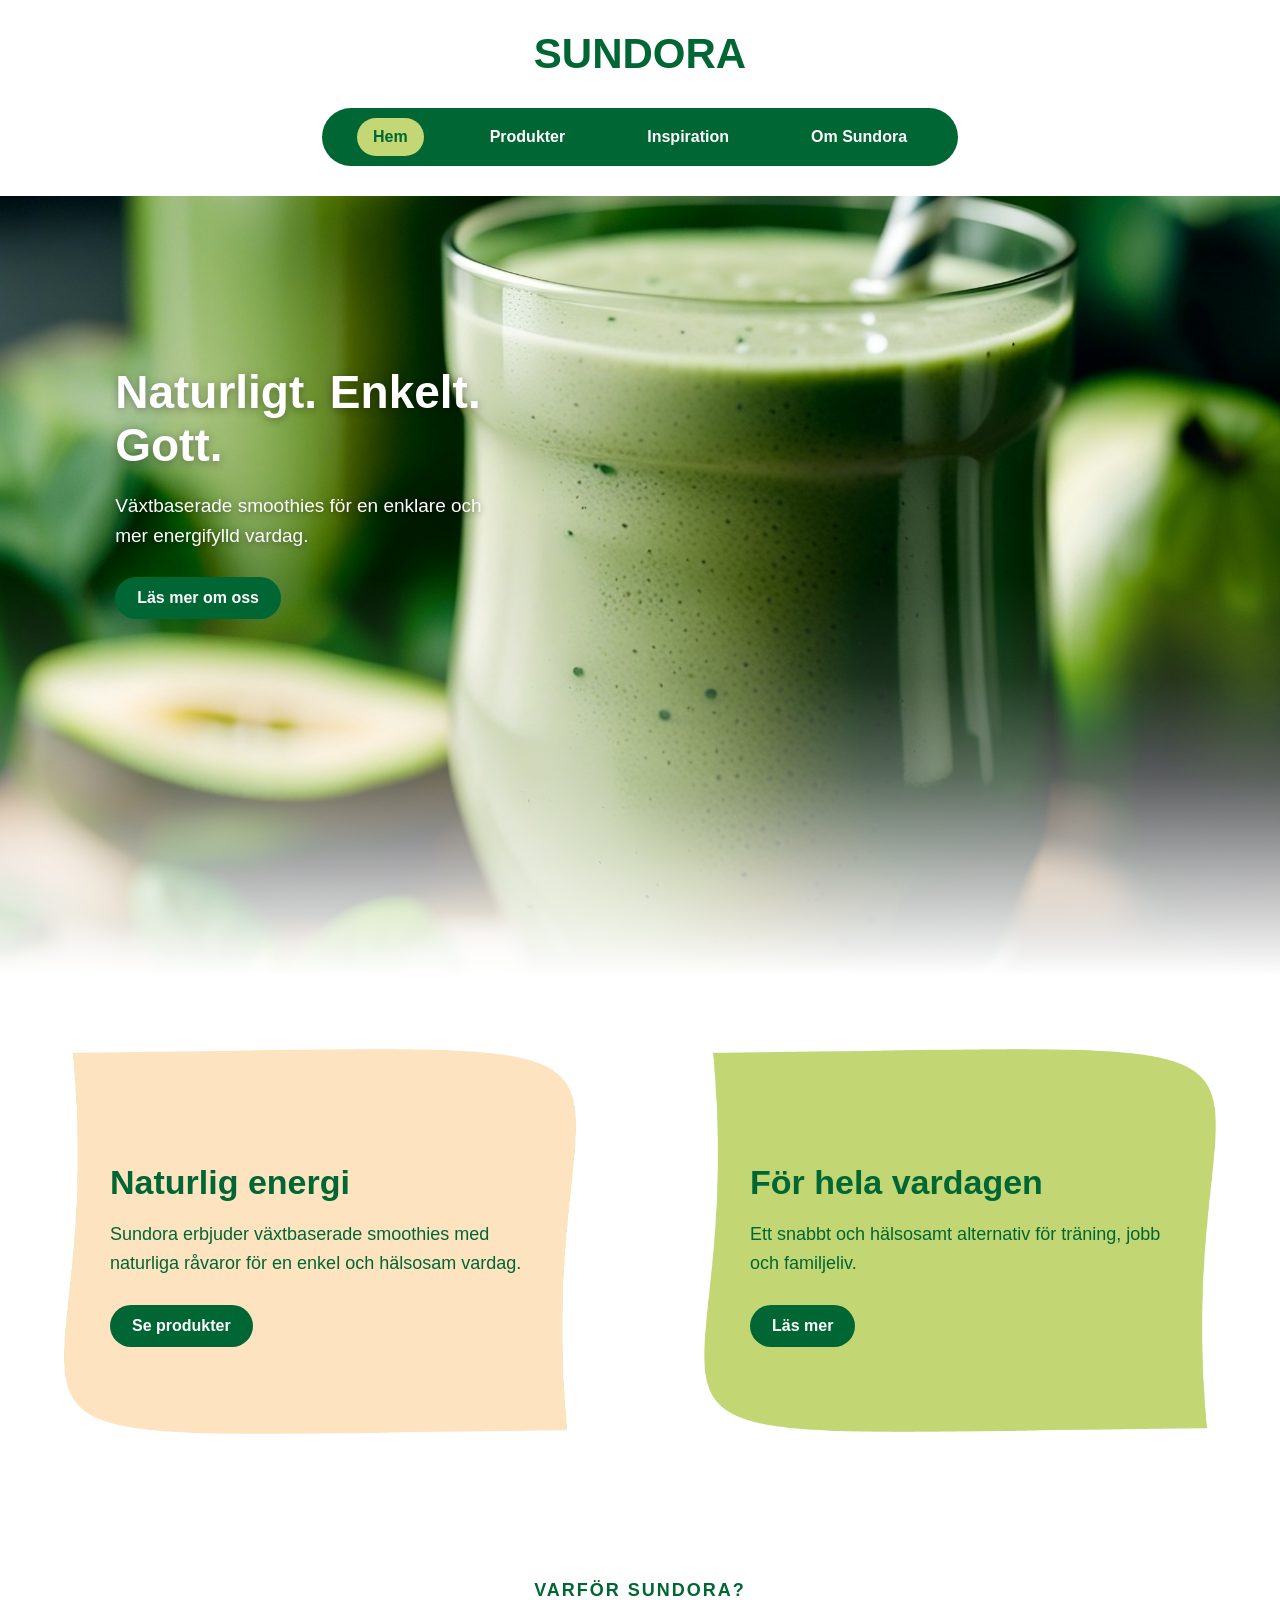
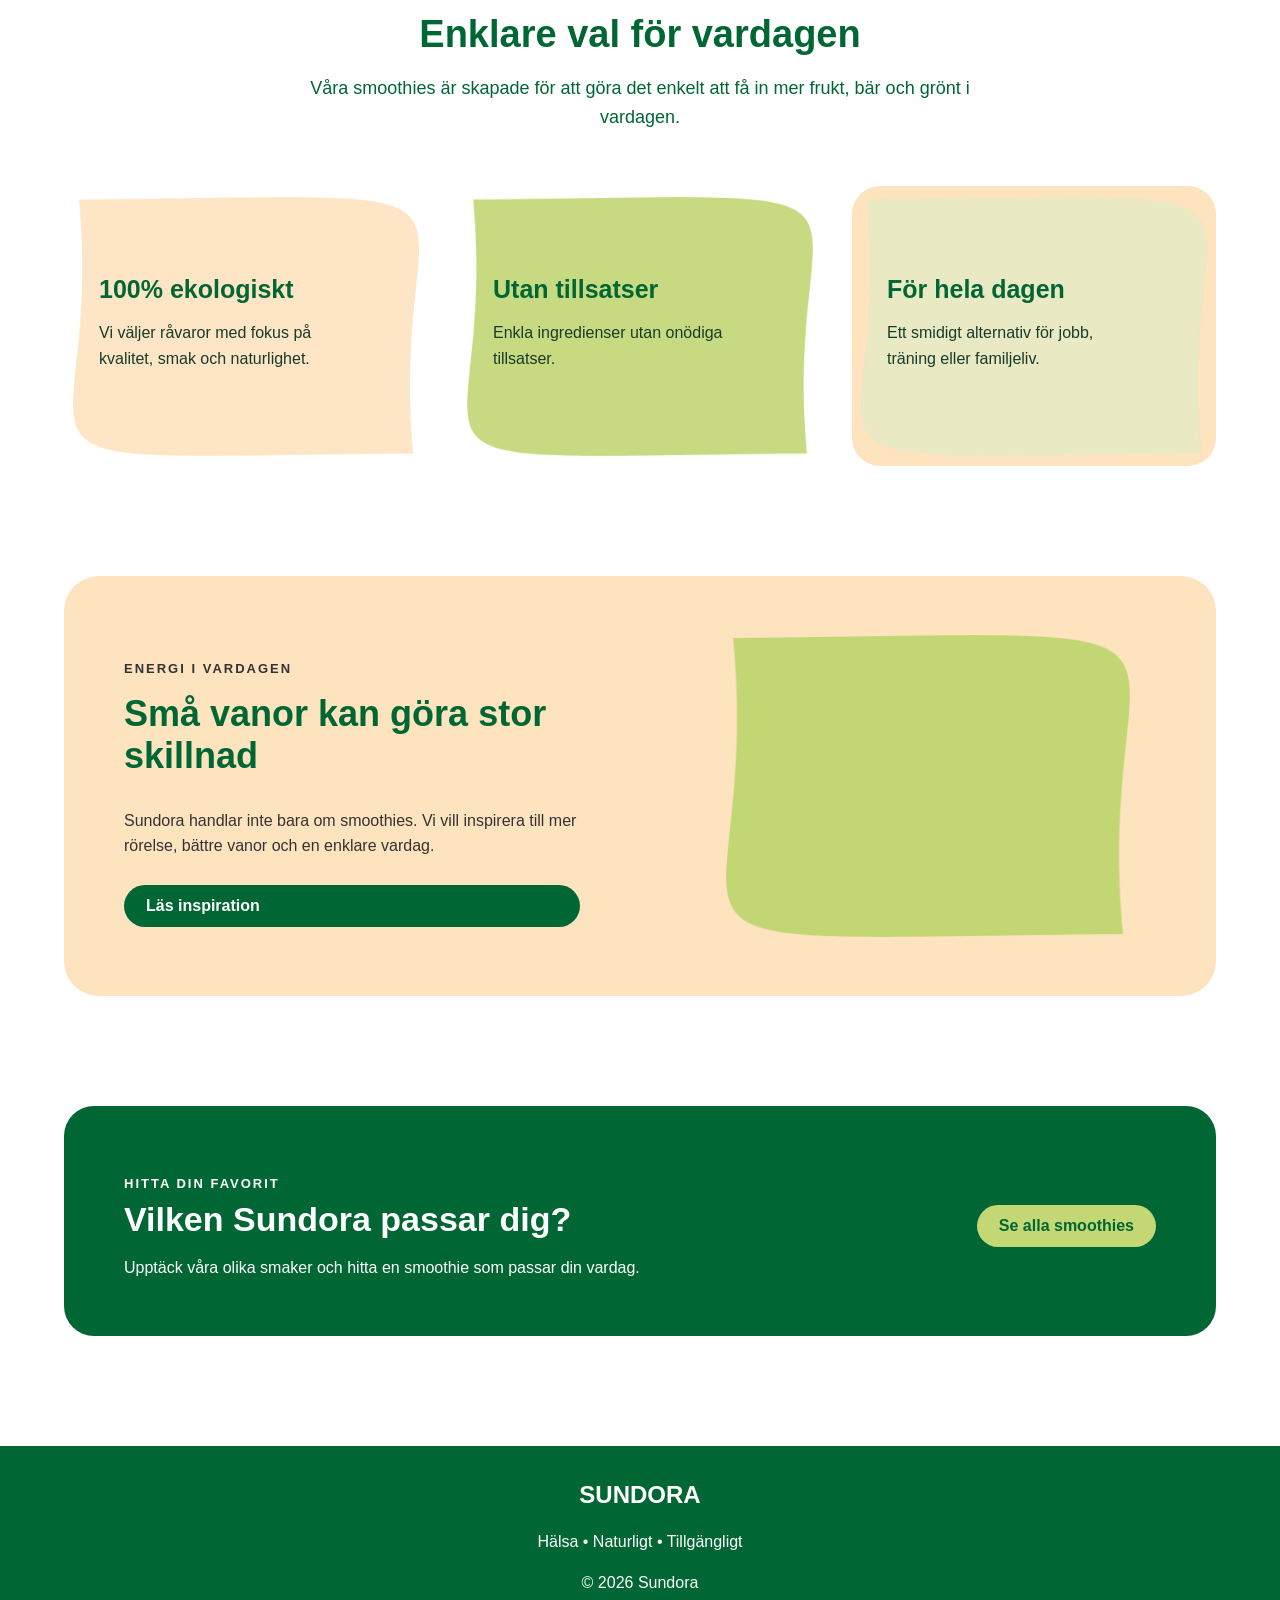
<file: index.html>
<!doctype html>
<html lang="sv">
  <head>
    <meta charset="UTF-8" />
    <meta name="viewport" content="width=device-width, initial-scale=1.0" />

    <title>Sundora</title>

    <link rel="stylesheet" href="CSS/main.css" />
  </head>

  <body>
    <!-- Header -->
    <header>
      <h1>SUNDORA</h1>
    </header>

    <!-- Navigation -->
    <nav>
      <a class="active" href="index.html">Hem</a>
      <a href="produkter.html">Produkter</a>
      <a href="inspiration.html">Inspiration</a>
      <a href="om.html">Om Sundora</a>
    </nav>

    <!-- Hero -->
    <section class="hero">
      <img
        src="Bilder/crafterchef-milkshake-8323288.jpg"
        alt="Smoothies och färska råvaror"
      />

      <div class="hero-content">
        <h2>Naturligt. Enkelt. Gott.</h2>

        <p>Växtbaserade smoothies för en enklare och mer energifylld vardag.</p>

        <a class="hero-button" href="om.html"> Läs mer om oss </a>
      </div>
    </section>

    <!-- Delade sektioner -->
    <main class="split reveal">
      <section class="left">
        <div class="content">
          <h2>Naturlig energi</h2>

          <p>
            Sundora erbjuder växtbaserade smoothies med naturliga råvaror för en
            enkel och hälsosam vardag.
          </p>

          <a class="button" href="produkter.html"> Se produkter </a>
        </div>
      </section>

      <section class="right">
        <div class="content">
          <h2>För hela vardagen</h2>

          <p>
            Ett snabbt och hälsosamt alternativ för träning, jobb och
            familjeliv.
          </p>

          <a class="button" href="inspiration.html"> Läs mer </a>
        </div>
      </section>
    </main>

    <!-- Varför Sundora -->
    <section class="why-section reveal">
      <div class="section-heading">
        <p class="small-title">VARFÖR SUNDORA?</p>

        <h2>Enklare val för vardagen</h2>

        <p>
          Våra smoothies är skapade för att göra det enkelt att få in mer frukt,
          bär och grönt i vardagen.
        </p>
      </div>

      <div class="why-grid">
        <article class="why-card why-one">
          <div class="card-background">
            <img src="Bilder/bakgrund_1.png" alt="" />
          </div>

          <div class="why-content">
            <h3>100% ekologiskt</h3>

            <p>
              Vi väljer råvaror med fokus på kvalitet, smak och naturlighet.
            </p>
          </div>
        </article>

        <article class="why-card why-two">
          <div class="card-background">
            <img src="Bilder/bakgrund_2.png" alt="" />
          </div>

          <div class="why-content">
            <h3>Utan tillsatser</h3>

            <p>Enkla ingredienser utan onödiga tillsatser.</p>
          </div>
        </article>

        <article class="why-card why-three">
          <div class="card-background">
            <img src="Bilder/bakgrund_1.png" alt="" />
          </div>

          <div class="why-content">
            <h3>För hela dagen</h3>

            <p>Ett smidigt alternativ för jobb, träning eller familjeliv.</p>
          </div>
        </article>
      </div>
    </section>

    <!-- Inspiration -->
    <section class="home-inspiration reveal">
      <div class="home-inspiration-text">
        <p class="small-title">ENERGI I VARDAGEN</p>

        <h2>Små vanor kan göra stor skillnad</h2>

        <p>
          Sundora handlar inte bara om smoothies. Vi vill inspirera till mer
          rörelse, bättre vanor och en enklare vardag.
        </p>

        <a class="button" href="inspiration.html"> Läs inspiration </a>
      </div>

      <div class="home-inspiration-graphic">
        <img src="Bilder/bakgrund_2.png" alt="" />
      </div>
    </section>

    <!-- CTA -->
    <section class="home-cta reveal">
      <div>
        <p class="small-title">HITTA DIN FAVORIT</p>

        <h2>Vilken Sundora passar dig?</h2>

        <p>
          Upptäck våra olika smaker och hitta en smoothie som passar din vardag.
        </p>
      </div>

      <a class="button" href="produkter.html"> Se alla smoothies </a>
    </section>

    <!-- Footer -->
    <footer>
      <h2>SUNDORA</h2>

      <p>Hälsa • Naturligt • Tillgängligt</p>

      <p>© 2026 Sundora</p>
    </footer>

    <script src="Javascript/main.js"></script>
  </body>
</html>
</file>
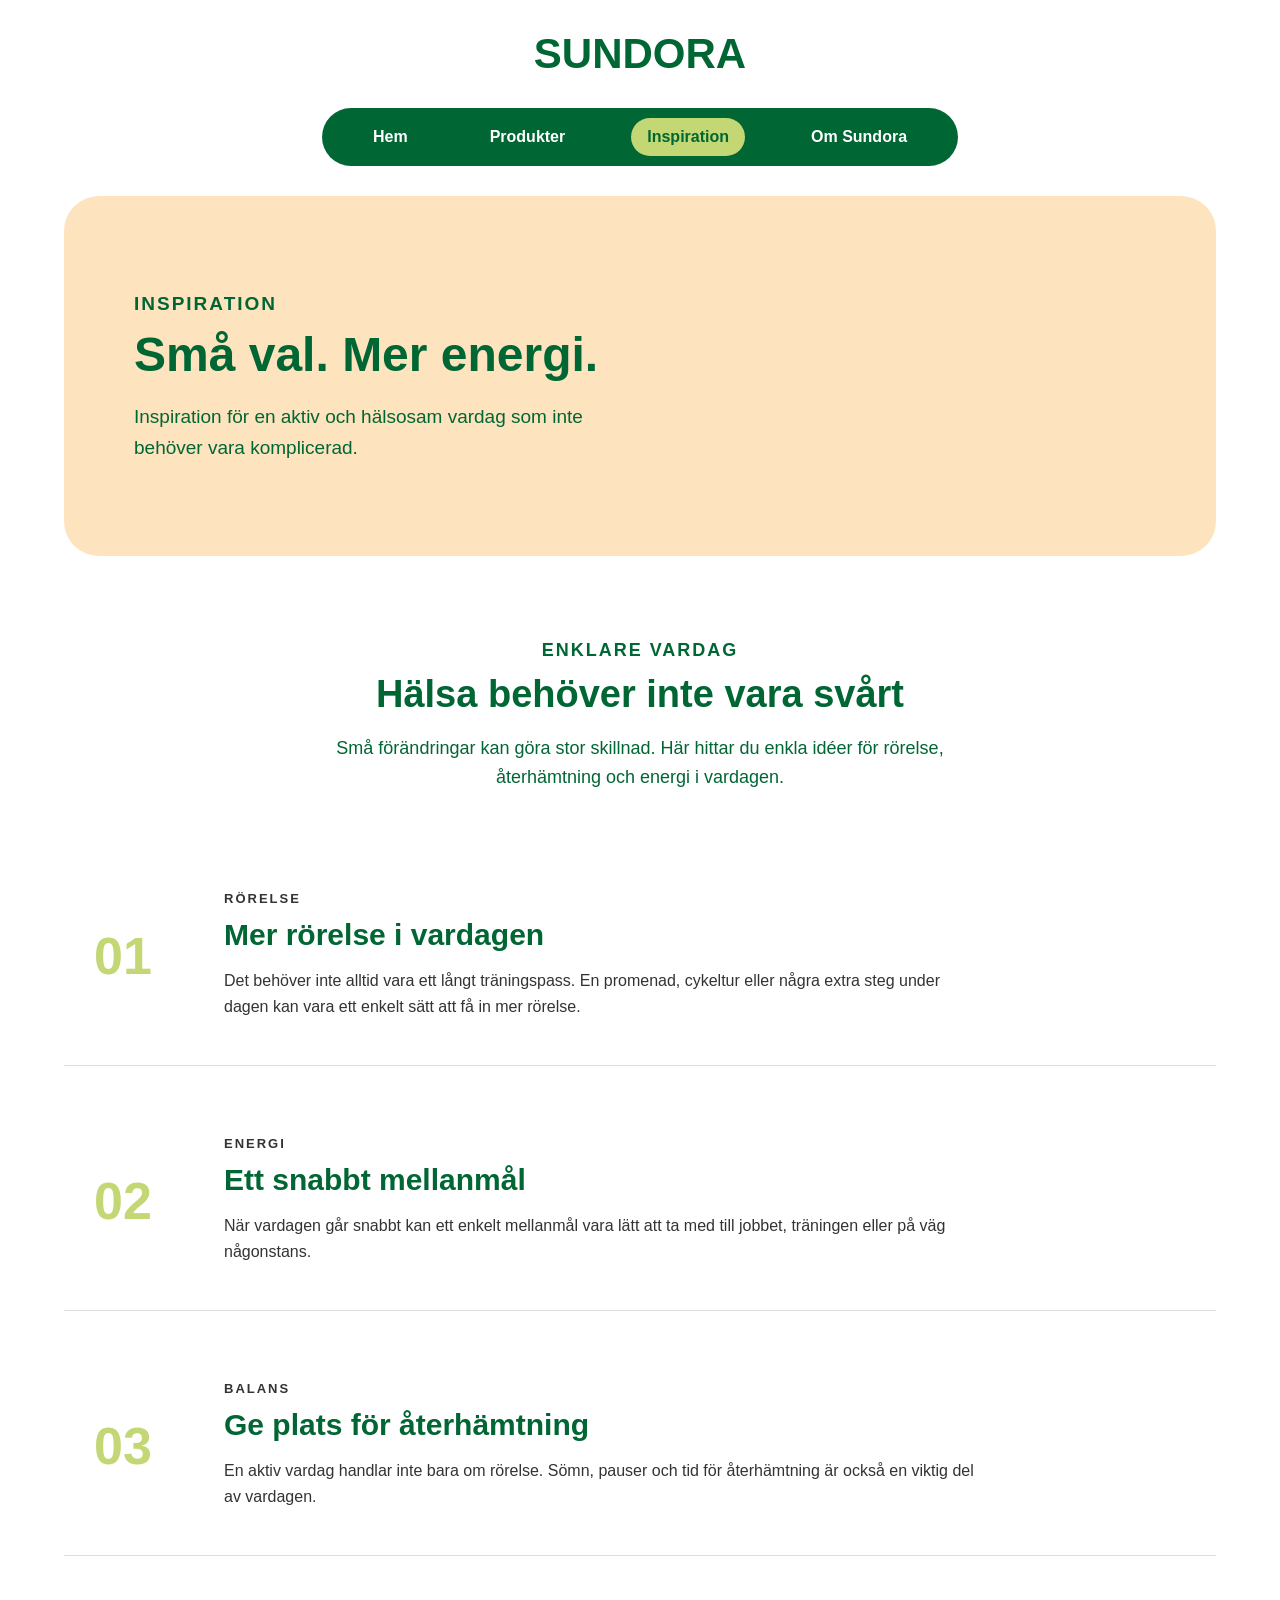
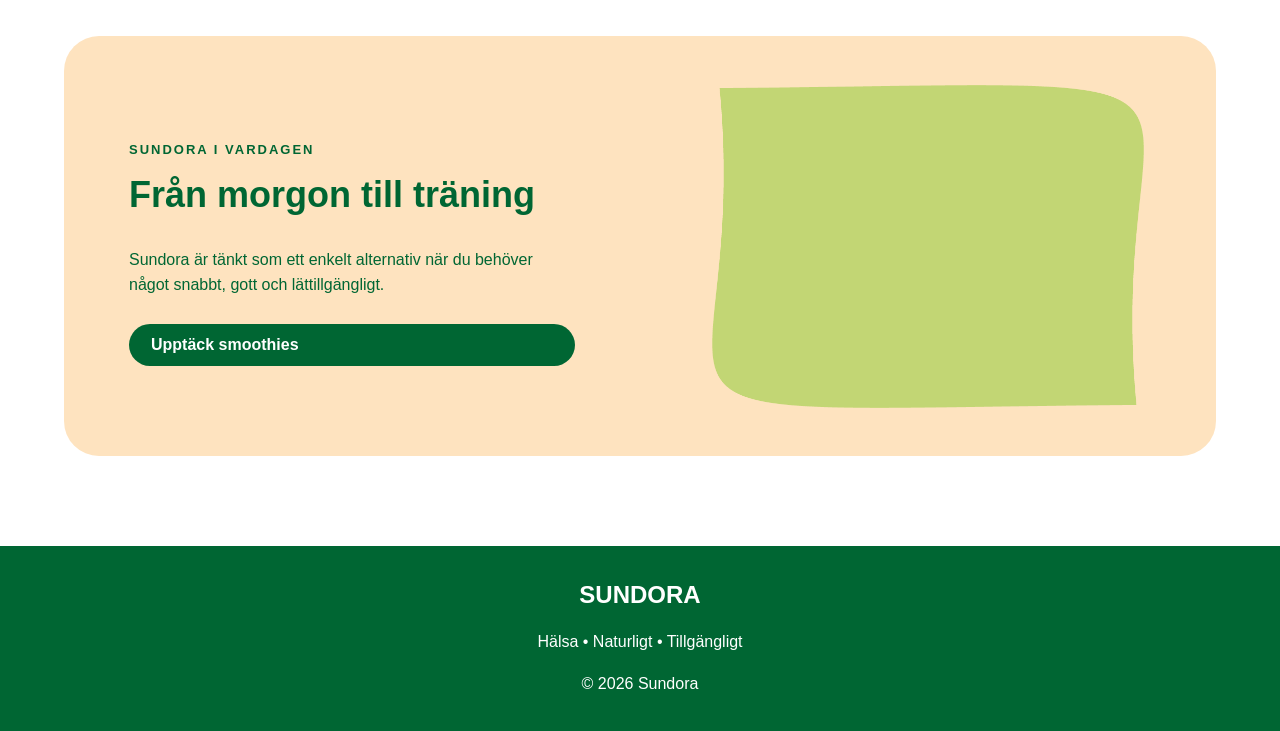
<file: inspiration.html>
<!doctype html>
<html lang="sv">
  <head>
    <meta charset="UTF-8" />
    <meta name="viewport" content="width=device-width, initial-scale=1.0" />

    <title>Inspiration - Sundora</title>

    <link rel="stylesheet" href="CSS/main.css" />
  </head>

  <body>
    <!-- Header -->
    <header>
      <h1>SUNDORA</h1>
    </header>

    <!-- Navigation -->
    <nav>
      <a href="index.html">Hem</a>
      <a href="produkter.html">Produkter</a>
      <a class="active" href="inspiration.html">Inspiration</a>
      <a href="om.html">Om Sundora</a>
    </nav>

    <!-- Hero -->
    <section class="page-hero inspiration-page">
      <div class="page-hero-text">
        <p class="small-title">INSPIRATION</p>

        <h1>Små val. Mer energi.</h1>

        <p>
          Inspiration för en aktiv och hälsosam vardag som inte behöver vara
          komplicerad.
        </p>
      </div>
    </section>

    <main class="inspiration-content">
      <!-- Introduktion -->
      <div class="section-heading reveal">
        <p class="small-title">ENKLARE VARDAG</p>

        <h2>Hälsa behöver inte vara svårt</h2>

        <p>
          Små förändringar kan göra stor skillnad. Här hittar du enkla idéer för
          rörelse, återhämtning och energi i vardagen.
        </p>
      </div>

      <!-- Artiklar -->
      <section class="article-grid">
        <article class="article-card reveal">
          <div class="article-number">01</div>

          <div class="article-text">
            <p class="small-title">RÖRELSE</p>

            <h2>Mer rörelse i vardagen</h2>

            <p>
              Det behöver inte alltid vara ett långt träningspass. En promenad,
              cykeltur eller några extra steg under dagen kan vara ett enkelt
              sätt att få in mer rörelse.
            </p>
          </div>
        </article>

        <article class="article-card reveal">
          <div class="article-number">02</div>

          <div class="article-text">
            <p class="small-title">ENERGI</p>

            <h2>Ett snabbt mellanmål</h2>

            <p>
              När vardagen går snabbt kan ett enkelt mellanmål vara lätt att ta
              med till jobbet, träningen eller på väg någonstans.
            </p>
          </div>
        </article>

        <article class="article-card reveal">
          <div class="article-number">03</div>

          <div class="article-text">
            <p class="small-title">BALANS</p>

            <h2>Ge plats för återhämtning</h2>

            <p>
              En aktiv vardag handlar inte bara om rörelse. Sömn, pauser och tid
              för återhämtning är också en viktig del av vardagen.
            </p>
          </div>
        </article>
      </section>

      <!-- Highlight -->
      <section class="inspiration-highlight reveal">
        <div class="highlight-text">
          <p class="small-title">SUNDORA I VARDAGEN</p>

          <h2>Från morgon till träning</h2>

          <p>
            Sundora är tänkt som ett enkelt alternativ när du behöver något
            snabbt, gott och lättillgängligt.
          </p>

          <a class="button" href="produkter.html"> Upptäck smoothies </a>
        </div>

        <div class="highlight-shape">
          <img src="Bilder/bakgrund_2.png" alt="" />
        </div>
      </section>
    </main>

    <!-- Footer -->
    <footer>
      <h2>SUNDORA</h2>

      <p>Hälsa • Naturligt • Tillgängligt</p>

      <p>© 2026 Sundora</p>
    </footer>

    <script src="Javascript/main.js"></script>
  </body>
</html>
</file>
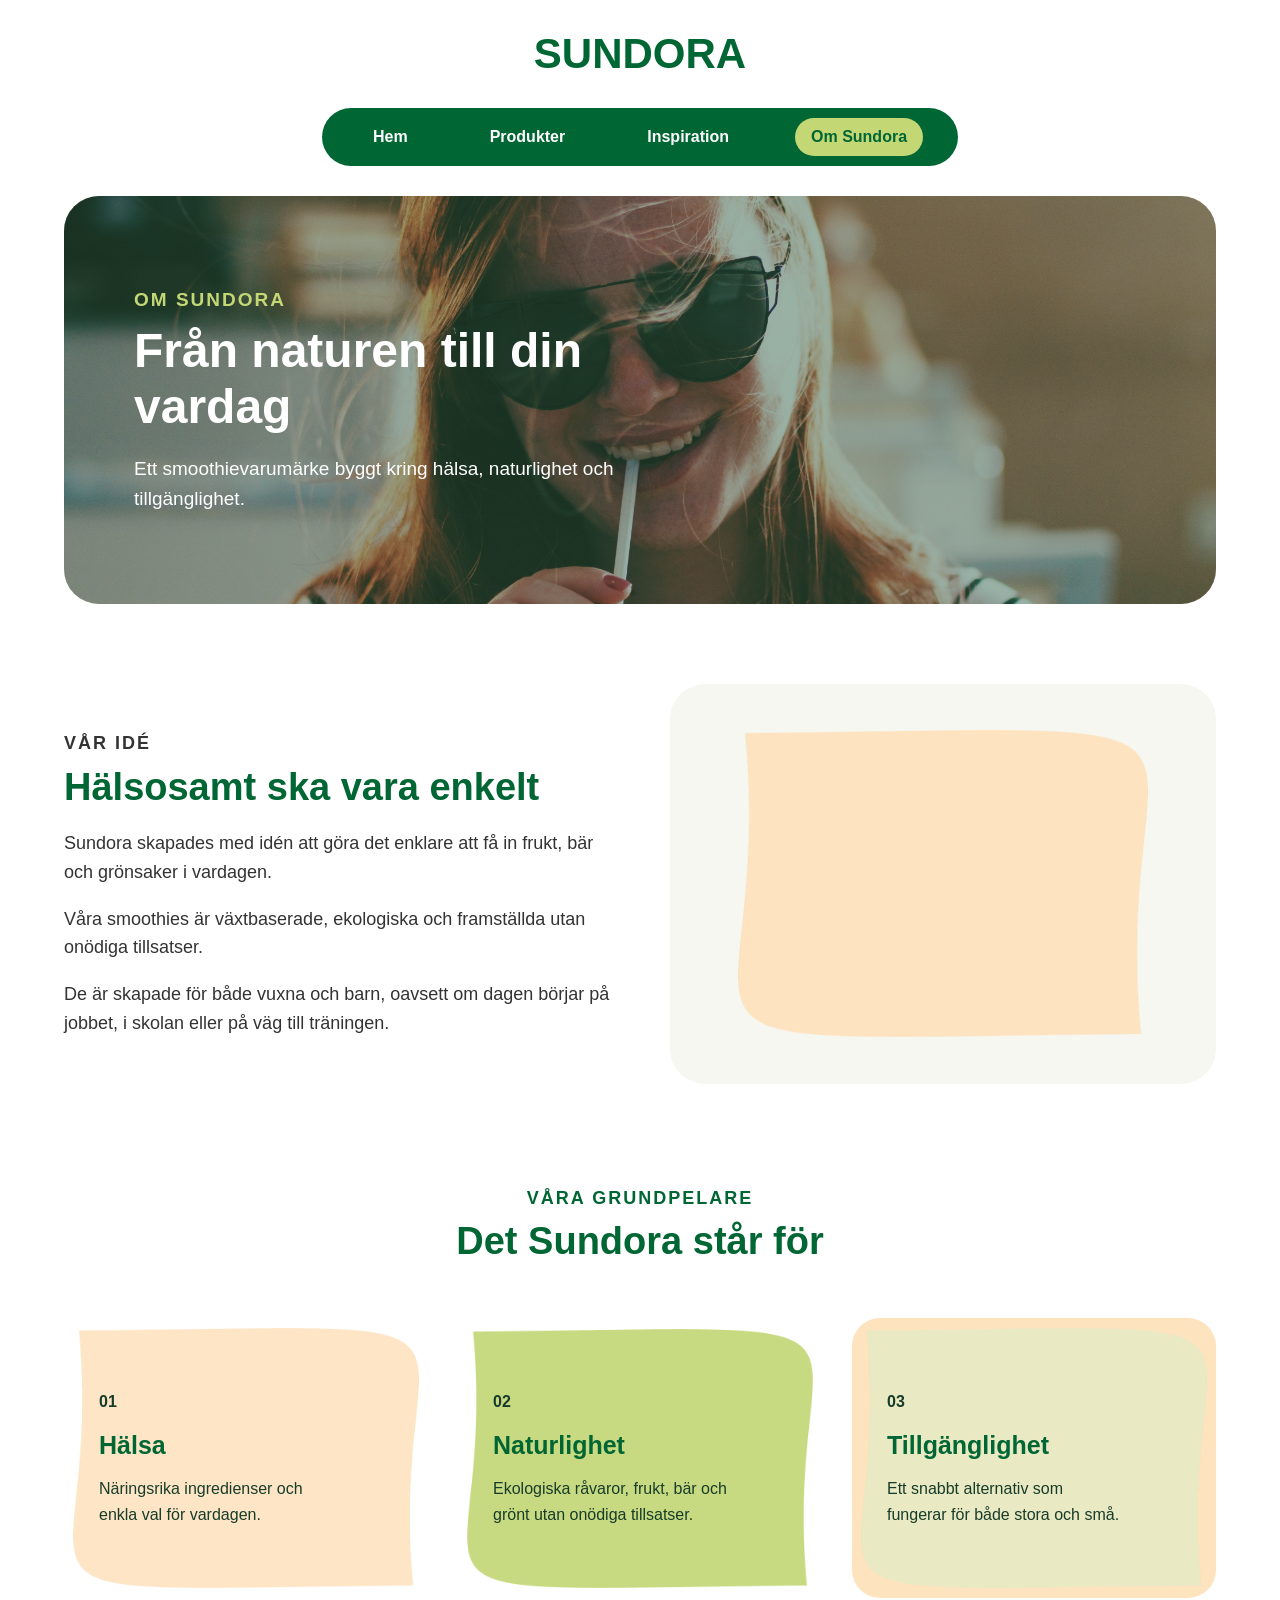
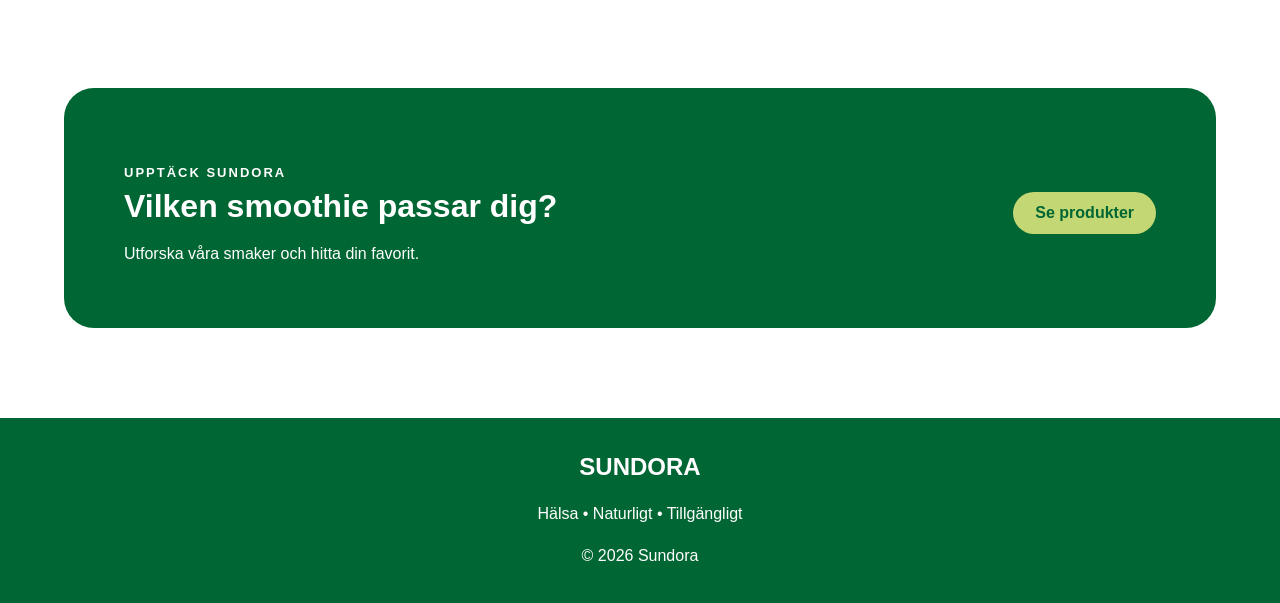
<file: om.html>
<!doctype html>
<html lang="sv">
  <head>
    <meta charset="UTF-8" />
    <meta name="viewport" content="width=device-width, initial-scale=1.0" />

    <title>Om Sundora</title>

    <link rel="stylesheet" href="CSS/main.css" />
  </head>

  <body>
    <!-- Header -->
    <header>
      <h1>SUNDORA</h1>
    </header>

    <!-- Navigation -->
    <nav>
      <a href="index.html">Hem</a>
      <a href="produkter.html">Produkter</a>
      <a href="inspiration.html">Inspiration</a>
      <a class="active" href="om.html">Om Sundora</a>
    </nav>

    <!-- Hero -->
    <section class="page-hero about-page">
      <img src="Bilder/drinker.jpg" alt="Person som dricker smoothie" />

      <div class="page-hero-overlay"></div>

      <div class="page-hero-text">
        <p class="small-title">OM SUNDORA</p>

        <h1>Från naturen till din vardag</h1>

        <p>
          Ett smoothievarumärke byggt kring hälsa, naturlighet och
          tillgänglighet.
        </p>
      </div>
    </section>

    <main class="about-content">
      <!-- Om oss -->
      <section class="about-intro reveal">
        <div class="about-text">
          <p class="small-title">VÅR IDÉ</p>

          <h2>Hälsosamt ska vara enkelt</h2>

          <p>
            Sundora skapades med idén att göra det enklare att få in frukt, bär
            och grönsaker i vardagen.
          </p>

          <p>
            Våra smoothies är växtbaserade, ekologiska och framställda utan
            onödiga tillsatser.
          </p>

          <p>
            De är skapade för både vuxna och barn, oavsett om dagen börjar på
            jobbet, i skolan eller på väg till träningen.
          </p>
        </div>

        <div class="about-graphic">
          <img src="Bilder/bakgrund_1.png" alt="" />
        </div>
      </section>

      <!-- Grundpelare -->
      <section class="values reveal">
        <div class="section-heading">
          <p class="small-title">VÅRA GRUNDPELARE</p>

          <h2>Det Sundora står för</h2>
        </div>

        <div class="values-grid">
          <article class="value-card value-one">
            <div class="card-background">
              <img src="Bilder/bakgrund_1.png" alt="" />
            </div>

            <div class="value-content">
              <p class="value-number">01</p>

              <h3>Hälsa</h3>

              <p>Näringsrika ingredienser och enkla val för vardagen.</p>
            </div>
          </article>

          <article class="value-card value-two">
            <div class="card-background">
              <img src="Bilder/bakgrund_2.png" alt="" />
            </div>

            <div class="value-content">
              <p class="value-number">02</p>

              <h3>Naturlighet</h3>

              <p>
                Ekologiska råvaror, frukt, bär och grönt utan onödiga
                tillsatser.
              </p>
            </div>
          </article>

          <article class="value-card value-three">
            <div class="card-background">
              <img src="Bilder/bakgrund_1.png" alt="" />
            </div>

            <div class="value-content">
              <p class="value-number">03</p>

              <h3>Tillgänglighet</h3>

              <p>Ett snabbt alternativ som fungerar för både stora och små.</p>
            </div>
          </article>
        </div>
      </section>

      <!-- CTA -->
      <section class="page-cta reveal">
        <div>
          <p class="small-title">UPPTÄCK SUNDORA</p>

          <h2>Vilken smoothie passar dig?</h2>

          <p>Utforska våra smaker och hitta din favorit.</p>
        </div>

        <a class="button" href="produkter.html"> Se produkter </a>
      </section>
    </main>

    <!-- Footer -->
    <footer>
      <h2>SUNDORA</h2>

      <p>Hälsa • Naturligt • Tillgängligt</p>

      <p>© 2026 Sundora</p>
    </footer>

    <script src="Javascript/main.js"></script>
  </body>
</html>
</file>
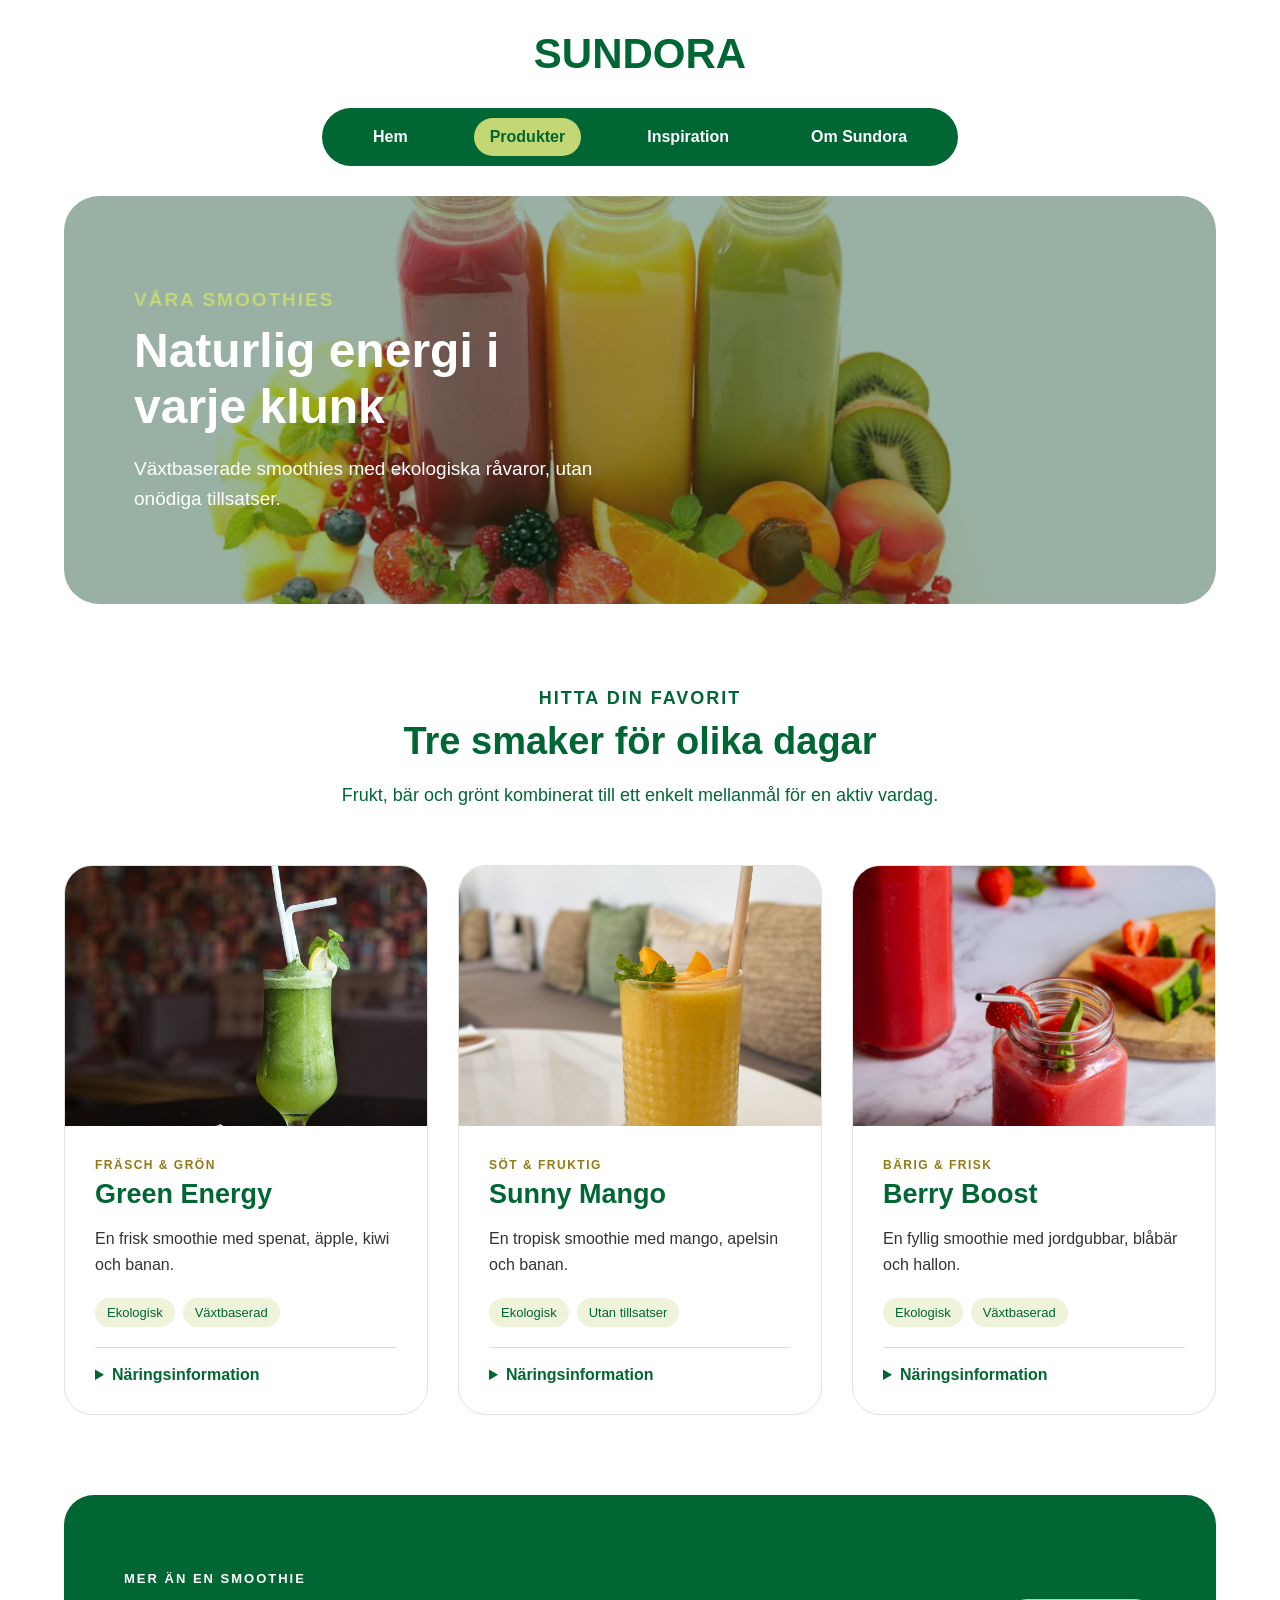
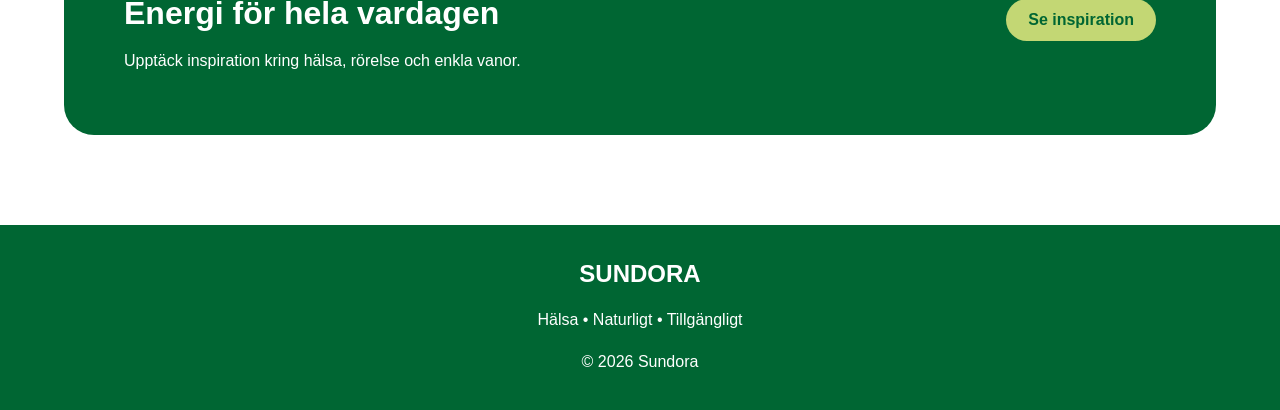
<file: produkter.html>
<!doctype html>
<html lang="sv">
  <head>
    <meta charset="UTF-8" />
    <meta name="viewport" content="width=device-width, initial-scale=1.0" />

    <title>Produkter - Sundora</title>

    <link rel="stylesheet" href="CSS/main.css" />
  </head>

  <body>
    <!-- Header -->
    <header>
      <h1>SUNDORA</h1>
    </header>

    <!-- Navigation -->
    <nav>
      <a href="index.html">Hem</a>
      <a class="active" href="produkter.html">Produkter</a>
      <a href="inspiration.html">Inspiration</a>
      <a href="om.html">Om Sundora</a>
    </nav>

    <!-- Hero -->
    <section class="page-hero products-page">
      <img src="Bilder/drinks.jpg" alt="Flera smoothies" />

      <div class="page-hero-overlay"></div>

      <div class="page-hero-text">
        <p class="small-title">VÅRA SMOOTHIES</p>

        <h1>Naturlig energi i varje klunk</h1>

        <p>
          Växtbaserade smoothies med ekologiska råvaror, utan onödiga
          tillsatser.
        </p>
      </div>
    </section>

    <!-- Produkter -->
    <main class="products">
      <div class="section-heading reveal">
        <p class="small-title">HITTA DIN FAVORIT</p>

        <h2>Tre smaker för olika dagar</h2>

        <p>
          Frukt, bär och grönt kombinerat till ett enkelt mellanmål för en aktiv
          vardag.
        </p>
      </div>

      <div class="product-grid reveal">
        <!-- Green -->
        <article class="product-card">
          <div class="product-image">
            <img src="Bilder/green.jpg" alt="Green Energy smoothie" />
          </div>

          <div class="product-info">
            <p class="product-type">FRÄSCH & GRÖN</p>

            <h2>Green Energy</h2>

            <p>En frisk smoothie med spenat, äpple, kiwi och banan.</p>

            <div class="product-tags">
              <span>Ekologisk</span>
              <span>Växtbaserad</span>
            </div>

            <details>
              <summary>Näringsinformation</summary>

              <div class="nutrition">
                <p><strong>Energi:</strong> 64 kcal</p>
                <p><strong>Protein:</strong> 1,4 g</p>
                <p><strong>Kolhydrater:</strong> 13 g</p>
                <p><strong>Fett:</strong> 0,5 g</p>
              </div>
            </details>
          </div>
        </article>

        <!-- Sunny -->
        <article class="product-card">
          <div class="product-image">
            <img src="Bilder/sunny.jpg" alt="Sunny Mango smoothie" />
          </div>

          <div class="product-info">
            <p class="product-type">SÖT & FRUKTIG</p>

            <h2>Sunny Mango</h2>

            <p>En tropisk smoothie med mango, apelsin och banan.</p>

            <div class="product-tags">
              <span>Ekologisk</span>
              <span>Utan tillsatser</span>
            </div>

            <details>
              <summary>Näringsinformation</summary>

              <div class="nutrition">
                <p><strong>Energi:</strong> 71 kcal</p>
                <p><strong>Protein:</strong> 1,1 g</p>
                <p><strong>Kolhydrater:</strong> 15 g</p>
                <p><strong>Fett:</strong> 0,4 g</p>
              </div>
            </details>
          </div>
        </article>

        <!-- Berry -->
        <article class="product-card">
          <div class="product-image">
            <img src="Bilder/berry.jpg" alt="Berry Boost smoothie" />
          </div>

          <div class="product-info">
            <p class="product-type">BÄRIG & FRISK</p>

            <h2>Berry Boost</h2>

            <p>En fyllig smoothie med jordgubbar, blåbär och hallon.</p>

            <div class="product-tags">
              <span>Ekologisk</span>
              <span>Växtbaserad</span>
            </div>

            <details>
              <summary>Näringsinformation</summary>

              <div class="nutrition">
                <p><strong>Energi:</strong> 67 kcal</p>
                <p><strong>Protein:</strong> 1,3 g</p>
                <p><strong>Kolhydrater:</strong> 14 g</p>
                <p><strong>Fett:</strong> 0,4 g</p>
              </div>
            </details>
          </div>
        </article>
      </div>

      <!-- CTA -->
      <section class="page-cta reveal">
        <div>
          <p class="small-title">MER ÄN EN SMOOTHIE</p>

          <h2>Energi för hela vardagen</h2>

          <p>Upptäck inspiration kring hälsa, rörelse och enkla vanor.</p>
        </div>

        <a class="button" href="inspiration.html"> Se inspiration </a>
      </section>
    </main>

    <!-- Footer -->
    <footer>
      <h2>SUNDORA</h2>

      <p>Hälsa • Naturligt • Tillgängligt</p>

      <p>© 2026 Sundora</p>
    </footer>

    <script src="Javascript/main.js"></script>
  </body>
</html>
</file>
<file: CSS/main.css>
/* Grund */

* {
  box-sizing: border-box;
}

html,
body {
  margin: 0;
  padding: 0;
}

body {
  font-family: Helvetica, sans-serif;

  color: #006633;

  background-color: white;
}

h1,
h2,
h3 {
  font-family: Verdana, sans-serif;
}

p {
  line-height: 1.6;
}

img {
  max-width: 100%;
}

/* Header */

header {
  text-align: center;

  padding: 30px;
}

header h1 {
  margin: 0;

  font-size: 42px;
}

/* Navigation */

nav {
  width: fit-content;

  margin: 0 auto 30px auto;

  display: flex;

  gap: 50px;

  padding: 10px 35px;

  background-color: #006633;

  border-radius: 30px;

  position: relative;

  z-index: 10;

  transition:
    box-shadow 0.3s ease,
    transform 0.3s ease;
}

nav a {
  color: white;

  text-decoration: none;

  padding: 10px 16px;

  border-radius: 20px;

  font-weight: bold;

  transition:
    background-color 0.25s ease,
    color 0.25s ease;
}

nav a:hover,
nav a.active {
  background-color: #c3d774;

  color: #006633;
}

nav.nav-scrolled {
  box-shadow: 0 7px 20px rgba(0, 0, 0, 0.16);
}

/* Hero startsida */

.hero {
  position: relative;

  width: 100%;

  height: 780px;

  overflow: hidden;
}

.hero img {
  width: 100%;
  height: 100%;

  object-fit: cover;
  object-position: center;

  display: block;
}

.hero::after {
  content: "";

  position: absolute;

  left: 0;
  bottom: 0;

  width: 100%;
  height: 400px;

  background: linear-gradient(
    to bottom,
    rgba(255, 255, 255, 0),
    rgba(255, 255, 255, 0.1),
    rgba(255, 255, 255, 0.35),
    rgba(255, 255, 255, 0.7),
    rgba(255, 255, 255, 1)
  );

  z-index: 1;
}

/* Hero text */

.hero-content {
  position: absolute;

  top: 170px;
  left: 9%;

  max-width: 450px;

  color: white;

  z-index: 2;

  animation: heroFade 0.8s ease;
}

.hero-content h2 {
  margin: 0 0 15px 0;

  font-size: 46px;

  line-height: 1.15;

  text-shadow: 0 2px 8px rgba(0, 0, 0, 0.35);
}

.hero-content p {
  max-width: 400px;

  margin-bottom: 25px;

  font-size: 19px;

  text-shadow: 0 2px 6px rgba(0, 0, 0, 0.35);
}

/* Knappar */

.button,
.hero-button {
  display: inline-block;

  padding: 12px 22px;

  background-color: #006633;

  color: white;

  text-decoration: none;

  border-radius: 22px;

  font-weight: bold;

  transition:
    background-color 0.25s ease,
    color 0.25s ease,
    transform 0.25s ease;
}

.button {
  margin-top: 10px;
}

.button:hover,
.hero-button:hover {
  background-color: #947a16;

  transform: translateY(-2px);
}

.hero-button:hover {
  background-color: #c3d774;

  color: #006633;
}

/* Startsidans första sektion */

.split {
  display: flex;

  position: relative;

  margin-top: 40px;

  z-index: 2;
}

.left,
.right {
  width: 50%;

  min-height: 450px;

  padding: 50px;

  display: flex;

  justify-content: center;
  align-items: center;

  background-position: center;
  background-repeat: no-repeat;
}

.left {
  background-image: url("../Bilder/bakgrund_1.png");

  background-size: 80%;
}

.right {
  background-image: url("../Bilder/bakgrund_2.png");

  background-size: 80%;
}

.content {
  max-width: 420px;
}

.content h2 {
  font-size: 34px;

  margin-bottom: 15px;
}

.content p {
  font-size: 18px;
}

/* Gemensamma rubriker */

.small-title {
  margin-bottom: 8px;

  font-size: 13px;

  letter-spacing: 2px;

  font-weight: bold;
}

.section-heading {
  max-width: 700px;

  margin: 0 auto 55px auto;

  text-align: center;
}

.section-heading h2 {
  margin: 5px 0 15px 0;

  font-size: 38px;
}

.section-heading p {
  font-size: 18px;
}

/* Varför Sundora */

.why-section {
  width: 90%;

  max-width: 1200px;

  margin: 110px auto;
}

.why-grid {
  display: grid;

  grid-template-columns: repeat(3, 1fr);

  gap: 30px;
}

/* Grundpelare och varför-kort */

.value-card,
.why-card {
  position: relative;

  min-height: 280px;

  overflow: hidden;

  display: flex;

  align-items: center;

  border-radius: 28px;

  background-color: white;

  transition:
    transform 0.3s ease,
    box-shadow 0.3s ease;
}

.value-card:hover,
.why-card:hover {
  transform: translateY(-6px);

  box-shadow: 0 12px 30px rgba(0, 0, 0, 0.12);
}

/* Grafiska bakgrunder */

.card-background {
  position: absolute;

  inset: 0;

  display: flex;

  justify-content: center;
  align-items: center;

  overflow: hidden;

  z-index: 1;
}

.card-background img {
  width: 95%;
  height: 95%;

  object-fit: contain;

  opacity: 0.9;

  transition: transform 0.4s ease;
}

.value-card:hover .card-background img,
.why-card:hover .card-background img {
  transform: scale(1.05);
}

/* Kortfärger */

.value-one,
.why-one {
  background-color: #ffffff;
}

.value-two,
.why-two {
  background-color: #ffffff;
}

.value-three,
.why-three {
  background-color: #fee3bf;
}

/* Justerad färg på tredje grafiken */

.value-three .card-background img,
.why-three .card-background img {
  filter: hue-rotate(28deg) saturate(0.75);
}

/* Korttext */

.value-content,
.why-content {
  position: relative;

  z-index: 2;

  max-width: 310px;

  padding: 35px;
}

.value-content h3,
.why-content h3 {
  margin: 10px 0;

  font-size: 25px;
}

.value-content p,
.why-content p {
  color: #173c29;
}

.value-number {
  color: #947a16;

  font-weight: bold;
}

/* Startsida inspiration */

.home-inspiration {
  width: 90%;

  max-width: 1200px;

  min-height: 420px;

  margin: 110px auto;

  display: flex;

  background-color: #fee3bf;

  border-radius: 35px;

  overflow: hidden;
}

.home-inspiration-text,
.home-inspiration-graphic {
  width: 50%;
}

.home-inspiration-text {
  padding: 60px;

  display: flex;

  flex-direction: column;

  justify-content: center;
}

.home-inspiration-text h2 {
  margin: 5px 0 15px 0;

  font-size: 36px;
}

.home-inspiration-text p {
  color: #333;
}

.home-inspiration-graphic {
  display: flex;

  align-items: center;
  justify-content: center;
}

.home-inspiration-graphic img {
  width: 70%;

  transition: transform 0.4s ease;
}

.home-inspiration:hover .home-inspiration-graphic img {
  transform: scale(1.04);
}

/* Startsida CTA */

.home-cta {
  width: 90%;

  max-width: 1200px;

  margin: 110px auto;

  padding: 55px 60px;

  display: flex;

  justify-content: space-between;
  align-items: center;

  gap: 30px;

  background-color: #006633;

  color: white;

  border-radius: 30px;
}

.home-cta h2 {
  margin: 5px 0 10px 0;

  font-size: 34px;
}

.home-cta p {
  max-width: 600px;

  margin-bottom: 0;
}

.home-cta .button,
.page-cta .button {
  background-color: #c3d774;

  color: #006633;
}

.home-cta .button:hover,
.page-cta .button:hover {
  background-color: #fee3bf;
}

/* Undersidornas hero */

.page-hero {
  width: 90%;

  max-width: 1400px;

  min-height: 360px;

  margin: 20px auto 80px auto;

  position: relative;

  display: flex;

  align-items: center;

  overflow: hidden;

  border-radius: 35px;
}

.page-hero-text {
  position: relative;

  max-width: 620px;

  padding: 70px;

  z-index: 3;
}

.page-hero h1 {
  margin: 5px 0 20px 0;

  font-size: 48px;

  line-height: 1.15;
}

.page-hero p {
  max-width: 560px;

  font-size: 19px;
}

/* Hero bild på produkter och Om */

.products-page,
.about-page {
  color: white;
}

.products-page img,
.about-page > img {
  position: absolute;

  width: 100%;
  height: 100%;

  object-fit: cover;

  display: block;
}

.products-page img {
  object-position: center;
}

.about-page > img {
  object-position: center;
}

.page-hero-overlay {
  position: absolute;

  inset: 0;

  background-color: rgba(0, 60, 30, 0.4);

  z-index: 1;
}

.products-page .small-title,
.about-page .small-title {
  color: #c3d774;
}

/* Inspiration hero */

.inspiration-page {
  background-color: #fee3bf;
}

/* Produkter */

.products {
  width: 90%;

  max-width: 1300px;

  margin: 0 auto;

  padding-bottom: 90px;
}

.product-grid {
  display: grid;

  grid-template-columns: repeat(3, 1fr);

  gap: 30px;
}

.product-card {
  overflow: hidden;

  background-color: white;

  border: 1px solid #e1e1e1;

  border-radius: 28px;

  transition:
    transform 0.3s ease,
    box-shadow 0.3s ease;
}

.product-card:hover {
  transform: translateY(-6px);

  box-shadow: 0 12px 30px rgba(0, 0, 0, 0.1);
}

.product-image {
  height: 260px;

  overflow: hidden;
}

.product-image img {
  width: 100%;
  height: 100%;

  object-fit: cover;

  display: block;

  transition: transform 0.4s ease;
}

.product-card:hover .product-image img {
  transform: scale(1.04);
}

.product-info {
  padding: 30px;
}

.product-info h2 {
  margin: 4px 0 12px 0;

  font-size: 27px;
}

.product-info p {
  color: #333;
}

.product-type {
  margin: 0;

  color: #947a16 !important;

  font-size: 12px;

  font-weight: bold;

  letter-spacing: 1.5px;
}

.product-tags {
  display: flex;

  flex-wrap: wrap;

  gap: 8px;

  margin: 20px 0;
}

.product-tags span {
  padding: 7px 12px;

  background-color: #eef3da;

  border-radius: 15px;

  font-size: 13px;
}

details {
  margin-top: 20px;

  padding-top: 18px;

  border-top: 1px solid #dddddd;
}

summary {
  cursor: pointer;

  font-weight: bold;

  color: #006633;
}

.nutrition {
  padding-top: 10px;
}

.nutrition p {
  margin: 5px 0;

  font-size: 14px;
}

/* Inspiration */

.inspiration-content {
  width: 90%;

  max-width: 1200px;

  margin: 0 auto;

  padding-bottom: 90px;
}

.article-grid {
  display: grid;

  gap: 25px;

  margin-bottom: 80px;
}

.article-card {
  min-height: 210px;

  padding: 30px;

  display: grid;

  grid-template-columns: 130px 1fr;

  align-items: center;

  border-bottom: 1px solid #dddddd;

  transition: background-color 0.3s ease;
}

.article-card:hover {
  background-color: #fafaf6;
}

.article-number {
  font-family: Verdana, sans-serif;

  font-size: 52px;

  color: #c3d774;

  font-weight: bold;
}

.article-text {
  max-width: 750px;
}

.article-text h2 {
  margin: 5px 0 10px 0;

  font-size: 30px;
}

.article-text p {
  color: #333;
}

.inspiration-highlight {
  min-height: 420px;

  display: flex;

  background-color: #fee3bf;

  border-radius: 35px;

  overflow: hidden;
}

.highlight-text,
.highlight-shape {
  width: 50%;
}

.highlight-text {
  padding: 65px;

  display: flex;

  flex-direction: column;

  justify-content: center;
}

.highlight-text h2 {
  margin: 5px 0 15px 0;

  font-size: 36px;
}

.highlight-shape {
  display: flex;

  justify-content: center;
  align-items: center;
}

.highlight-shape img {
  width: 75%;

  transition: transform 0.4s ease;
}

.inspiration-highlight:hover .highlight-shape img {
  transform: scale(1.04);
}

/* Om Sundora */

.about-content {
  width: 90%;

  max-width: 1200px;

  margin: 0 auto;

  padding-bottom: 90px;
}

.about-intro {
  display: flex;

  align-items: center;

  gap: 60px;

  margin-bottom: 100px;
}

.about-text,
.about-graphic {
  width: 50%;
}

.about-text h2 {
  margin: 5px 0 20px 0;

  font-size: 38px;
}

.about-text p {
  color: #333;

  font-size: 18px;
}

.about-graphic {
  min-height: 400px;

  display: flex;

  justify-content: center;
  align-items: center;

  background-color: #f7f7f2;

  border-radius: 35px;
}

.about-graphic img {
  width: 75%;

  transition: transform 0.4s ease;
}

.about-graphic:hover img {
  transform: scale(1.04);
}

/* Grundpelare */

.values {
  margin-bottom: 90px;
}

.values-grid {
  display: grid;

  grid-template-columns: repeat(3, 1fr);

  gap: 30px;
}

/* CTA undersidor */

.page-cta {
  min-height: 240px;

  margin-top: 80px;

  padding: 50px 60px;

  display: flex;

  justify-content: space-between;
  align-items: center;

  gap: 30px;

  background-color: #006633;

  color: white;

  border-radius: 30px;
}

.page-cta h2 {
  margin: 5px 0 8px 0;

  font-size: 32px;
}

.page-cta p {
  max-width: 600px;

  margin-bottom: 0;
}

/* Footer */

footer {
  margin: 0;

  padding: 35px;

  background-color: #006633;

  color: white;

  text-align: center;
}

footer h2 {
  margin-top: 0;
}

footer p:last-child {
  margin-bottom: 0;
}

/* Scroll animation */

.reveal {
  opacity: 0;

  transform: translateY(35px);

  transition:
    opacity 0.7s ease,
    transform 0.7s ease;
}

.reveal.visible {
  opacity: 1;

  transform: translateY(0);
}

/* Hero animation */

@keyframes heroFade {
  from {
    opacity: 0;

    transform: translateY(20px);
  }

  to {
    opacity: 1;

    transform: translateY(0);
  }
}

/* Tablet */

@media (max-width: 1000px) {
  nav {
    gap: 20px;
  }

  .product-grid {
    grid-template-columns: 1fr 1fr;
  }

  .product-card:last-child {
    grid-column: 1 / -1;
  }

  .values-grid,
  .why-grid {
    grid-template-columns: 1fr 1fr;
  }

  .value-card:last-child,
  .why-card:last-child {
    grid-column: 1 / -1;
  }

  .hero {
    height: 680px;
  }
}

/* Mobil */

@media (max-width: 750px) {
  header {
    padding: 25px 15px;
  }

  header h1 {
    font-size: 34px;
  }

  /* Navigation */

  nav {
    width: 88%;

    margin-bottom: 25px;

    padding: 8px 12px;

    gap: 5px;

    justify-content: center;

    flex-wrap: wrap;
  }

  nav a {
    padding: 9px 12px;

    font-size: 14px;
  }

  /* Startsida */

  .hero {
    height: 600px;
  }

  .hero-content {
    top: 120px;

    left: 8%;
    right: 8%;

    max-width: none;
  }

  .hero-content h2 {
    font-size: 34px;
  }

  .hero-content p {
    font-size: 17px;
  }

  .split {
    display: block;

    margin-top: 30px;
  }

  .left,
  .right {
    width: 100%;

    min-height: 370px;

    padding: 35px;

    background-size: 80%;
  }

  /* Rubriker */

  .section-heading h2 {
    font-size: 31px;
  }

  /* Kort */

  .values-grid,
  .why-grid {
    grid-template-columns: 1fr;
  }

  .value-card:last-child,
  .why-card:last-child {
    grid-column: auto;
  }

  .value-card,
  .why-card {
    min-height: 260px;
  }

  /* Startsida inspiration */

  .home-inspiration {
    display: block;

    margin: 70px auto;
  }

  .home-inspiration-text,
  .home-inspiration-graphic {
    width: 100%;
  }

  .home-inspiration-text {
    padding: 40px 30px;
  }

  .home-inspiration-graphic {
    min-height: 280px;
  }

  .home-inspiration-graphic img {
    width: 65%;
  }

  /* CTA */

  .home-cta,
  .page-cta {
    display: block;

    margin: 70px auto;

    padding: 40px 30px;
  }

  .home-cta .button,
  .page-cta .button {
    margin-top: 25px;
  }

  /* Undersida hero */

  .page-hero {
    width: 90%;

    min-height: 420px;

    margin-bottom: 60px;
  }

  .page-hero-text {
    padding: 40px 30px;
  }

  .page-hero h1 {
    font-size: 35px;
  }

  /* Produkter */

  .product-grid {
    grid-template-columns: 1fr;
  }

  .product-card:last-child {
    grid-column: auto;
  }

  /* Inspiration */

  .article-card {
    grid-template-columns: 1fr;

    gap: 15px;

    padding: 25px 5px;
  }

  .article-number {
    font-size: 38px;
  }

  .inspiration-highlight {
    display: block;
  }

  .highlight-text,
  .highlight-shape {
    width: 100%;
  }

  .highlight-text {
    padding: 40px 30px;
  }

  .highlight-shape {
    min-height: 280px;
  }

  /* Om Sundora */

  .about-intro {
    display: block;

    margin-bottom: 70px;
  }

  .about-text,
  .about-graphic {
    width: 100%;
  }

  .about-text {
    margin-bottom: 40px;
  }
}

/* Små mobiler */

@media (max-width: 500px) {
  nav {
    width: 92%;
  }

  nav a {
    font-size: 13px;
  }

  .hero {
    height: 520px;
  }

  .hero-content h2 {
    font-size: 30px;
  }

  .page-hero {
    min-height: 380px;
  }

  .page-hero h1 {
    font-size: 30px;
  }

  .section-heading h2 {
    font-size: 28px;
  }

  .value-content,
  .why-content {
    padding: 28px;
  }

  .card-background img {
    width: 100%;
    height: 100%;
  }

  .home-inspiration-text h2 {
    font-size: 30px;
  }

  .home-cta h2 {
    font-size: 29px;
  }
}
</file>
